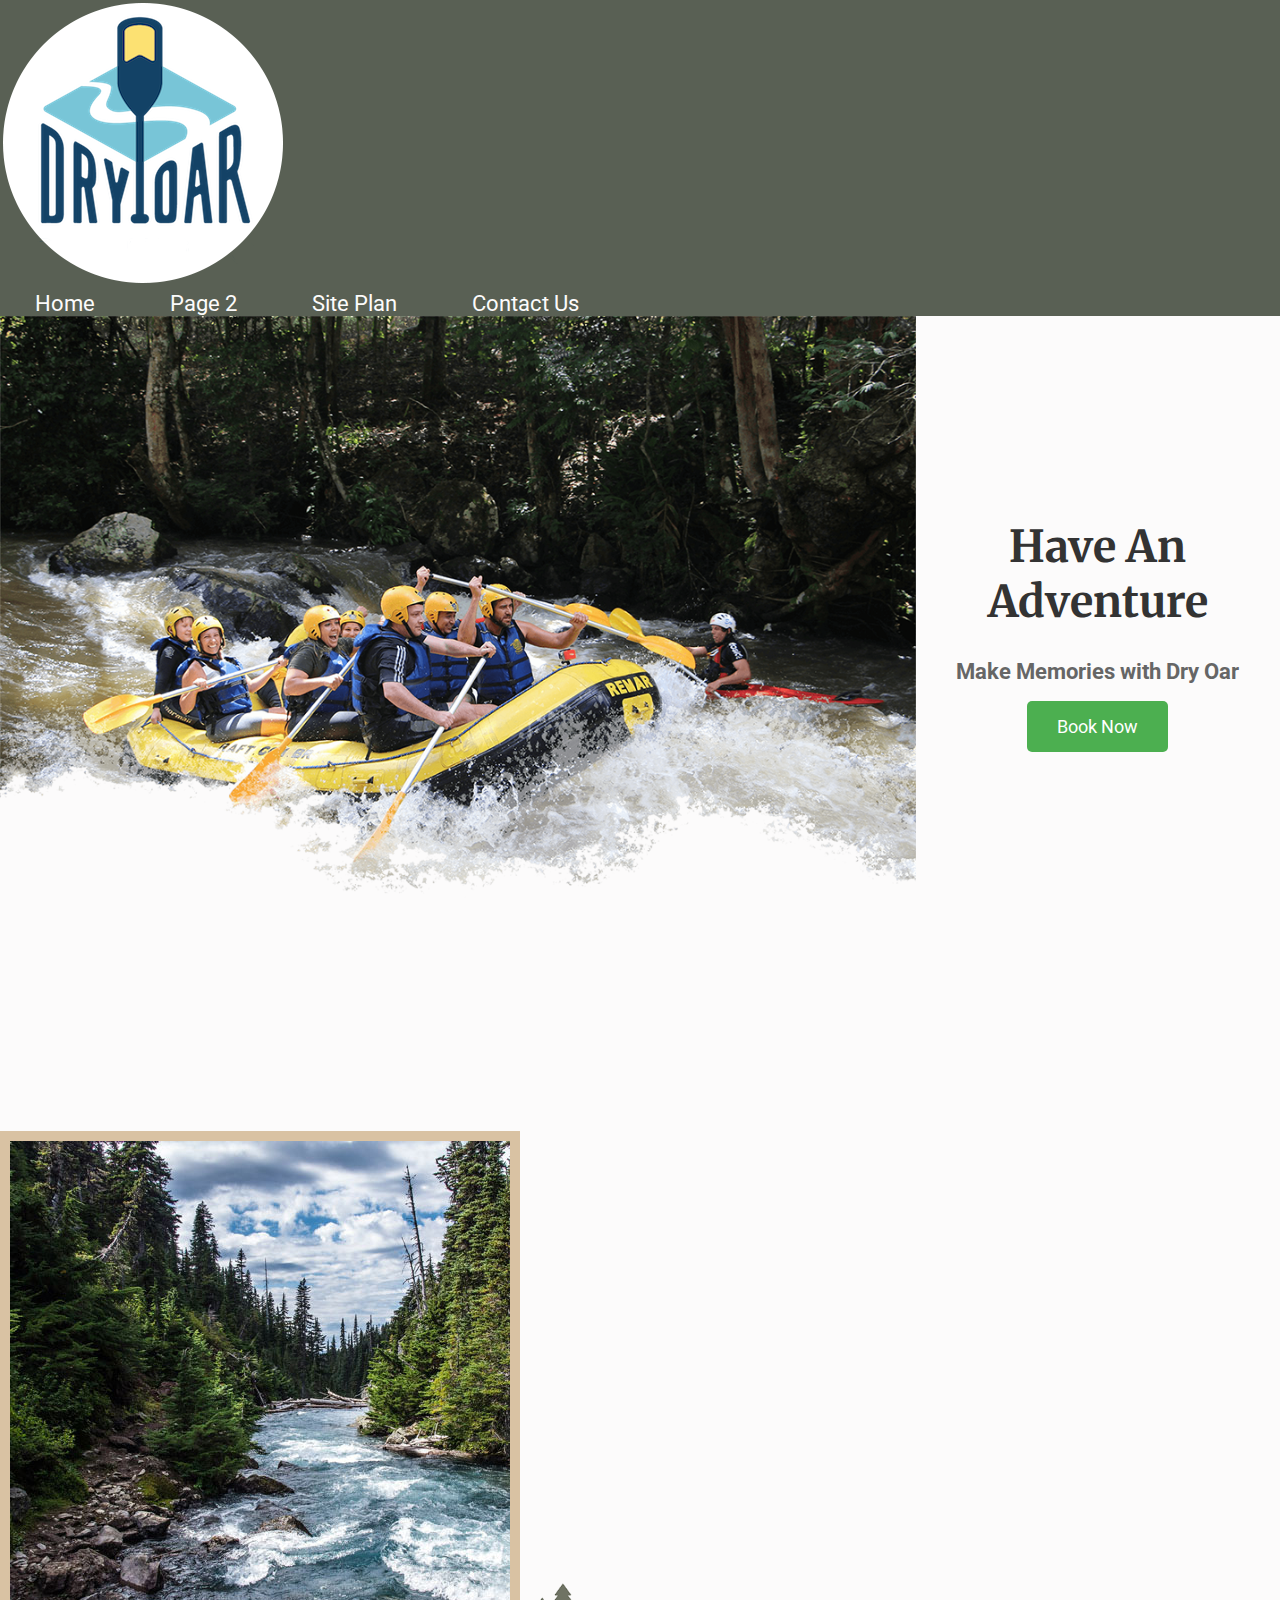
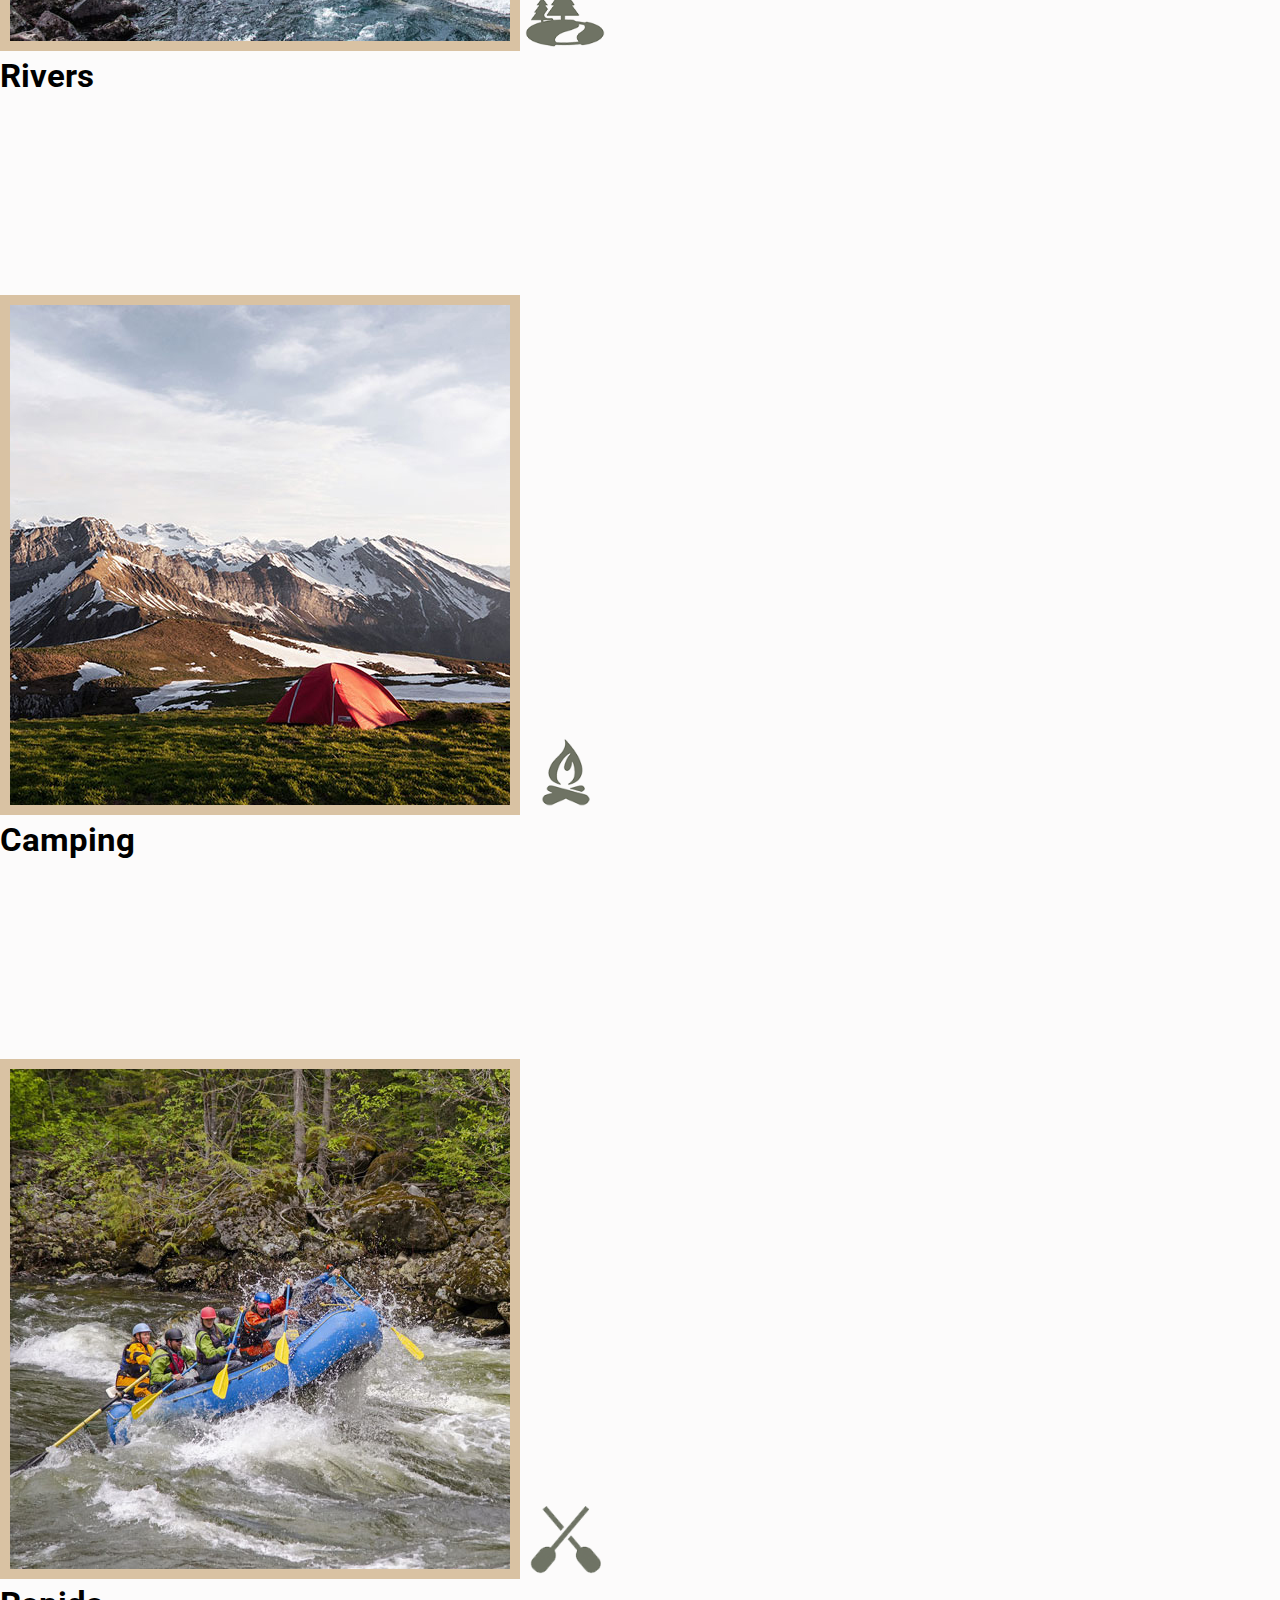
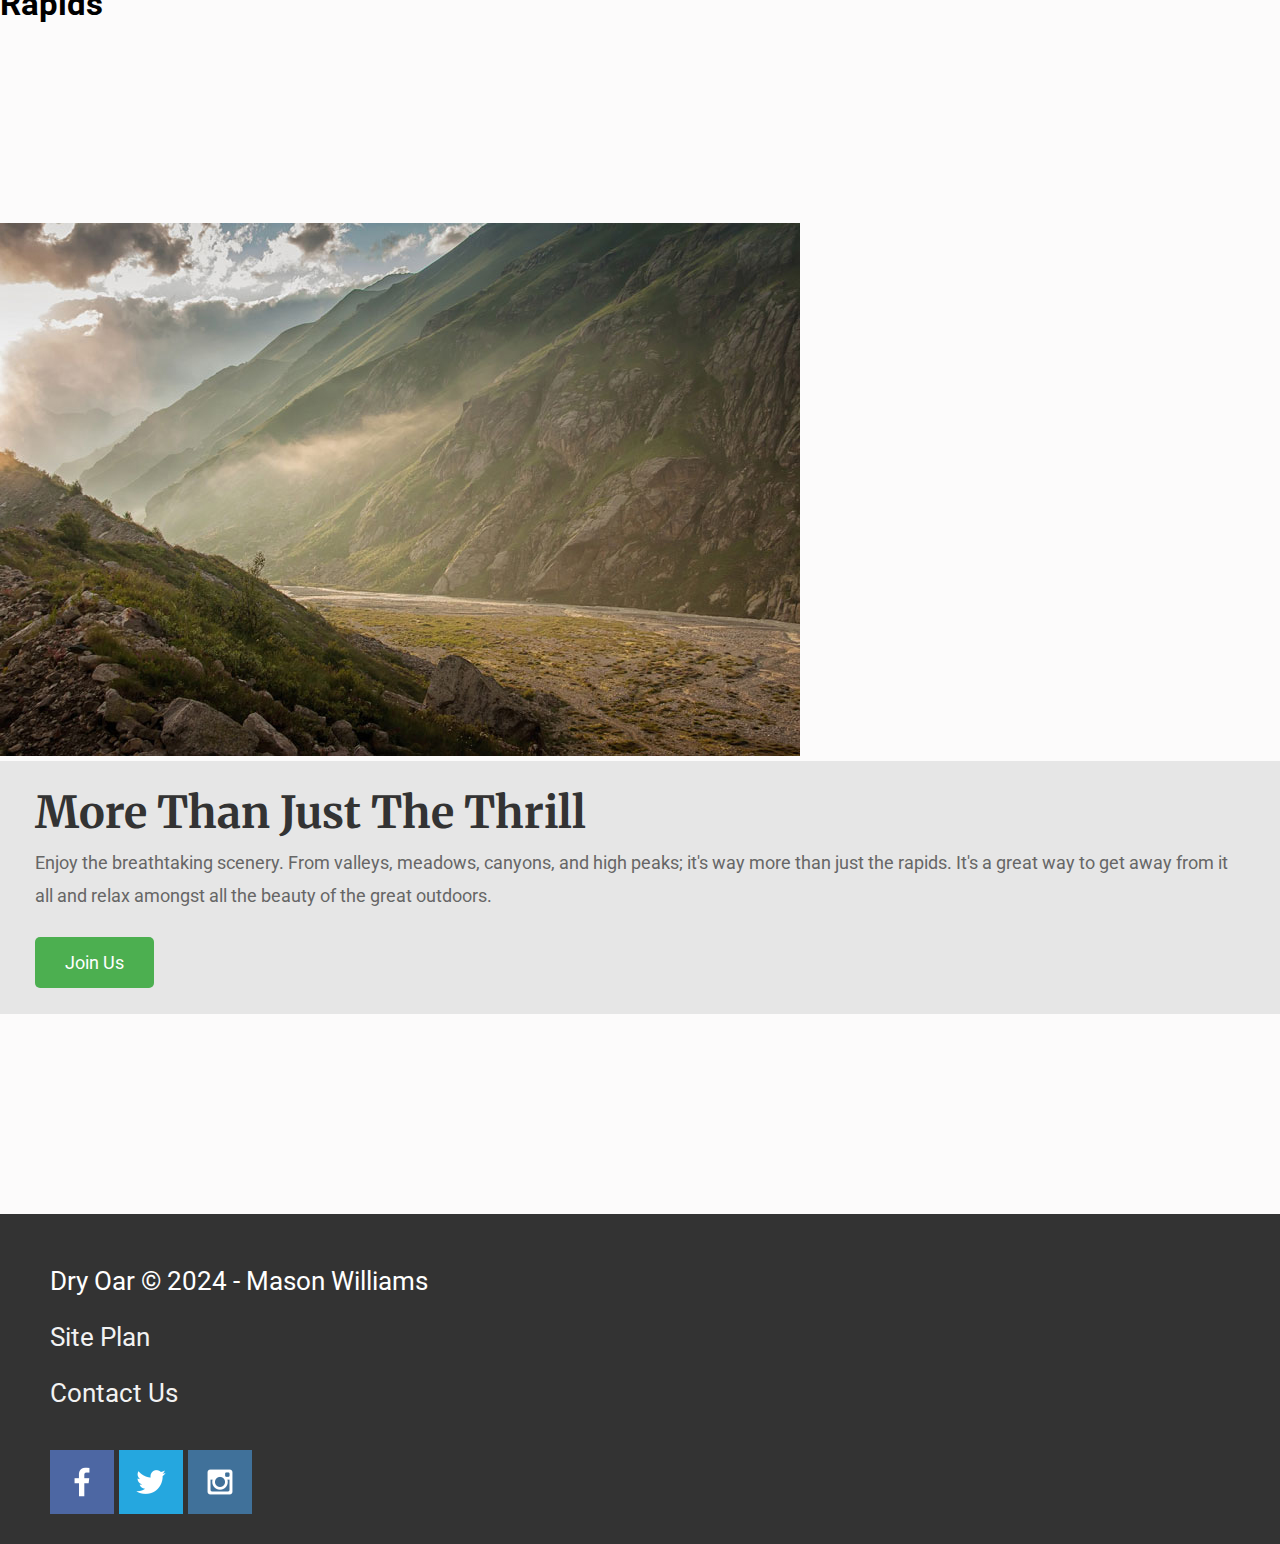
<file: wwr/index.html>
<!DOCTYPE html>
<html lang="en">
<head>
    <link rel="stylesheet" href="styles/style.css">
    <meta charset="UTF-8">
    <meta name="viewport" content="width=device-width, initial-scale=1.0">
    <title>Whitewater Rafting Vacations | Dry Oar Boating | Home</title>
</head>
<body>
    <header>
        <a id="logo_link" href="index.html">
            <img class="logo" src="images/logo.png" alt="Dry Oar Logo">
        </a>
        <nav>
            <a href="index.html">Home</a>
            <a href="#">Page 2</a>
            <a href="site-plan-rafting.html">Site Plan</a>
            <a href="contactus.html">Contact Us</a>
        </nav>
    </header>

    <div id="content">

        <div id="hero">
            <div id="hero-box">
                <img id="hero-img" src="images/hero.png" alt="People enjoying white water rafting">
            </div>
            <section id="hero-msg">
                <h1 class="home-title">Have An Adventure</h1>
                <h4>Make Memories with Dry Oar </h4>
                <div class="button-box">
                    <a class="book" href="contactus.html">Book Now</a>
                </div>
            </section>
        </div>

        <main class="home-grid">
            <section class="rivers-card">
                <img class="card-img" src="images/rivers.jpg" alt="river in forest">
                <img class="icon" src="images/river_icon.png" alt="river icon">
                <h2>Rivers</h2>
            </section>
            <section class="camping-card">
                <img class="card-img" src="images/camping.jpg" alt="tent in mountains">
                <img class="icon" src="images/fire_icon.png" alt="fire icon">
                <h2>Camping</h2>
            </section>
            <section class="rapids-card">
                <img class="card-img" src="images/rapids.jpg" alt="rafting boat">
                <img class="icon" src="images/oars.png" alt="oars icon">
                <h2>Rapids</h2>
            </section>
            <img class="mountains" src="images/mountains.jpg" alt="Misty mountains">
            <section class="msg">
                <h2>More Than Just The Thrill</h2>
                <p>Enjoy the breathtaking scenery. From valleys, meadows, canyons, and high peaks; it's way more than just the rapids. It's a great way to get away from it all and relax amongst all the beauty of the great outdoors.</p>
                <a class="join" href="rivers.html">Join Us</a>
            </section>
        </main>

        <footer>
            <p>Dry Oar &copy; 2024 - Mason Williams</p>
            <p><a href="site-plan-rafting.html">Site Plan</a></p>
            <p><a href="contactus.html">Contact Us</a></p>
            <div class="social">
                <a href="https://facebook.com">
                    <img src="images/facebook.png" alt="Facebook logo">
                </a>
                <a href="https://twitter.com">
                    <img src="images/twitter.png" alt="Twitter logo">
                </a>
                <a href="https://instagram.com">
                    <img src="images/instagram.png" alt="Instagram logo">
                </a>
            </div>
        </footer>
    </div>
</body>
</html>
</file>
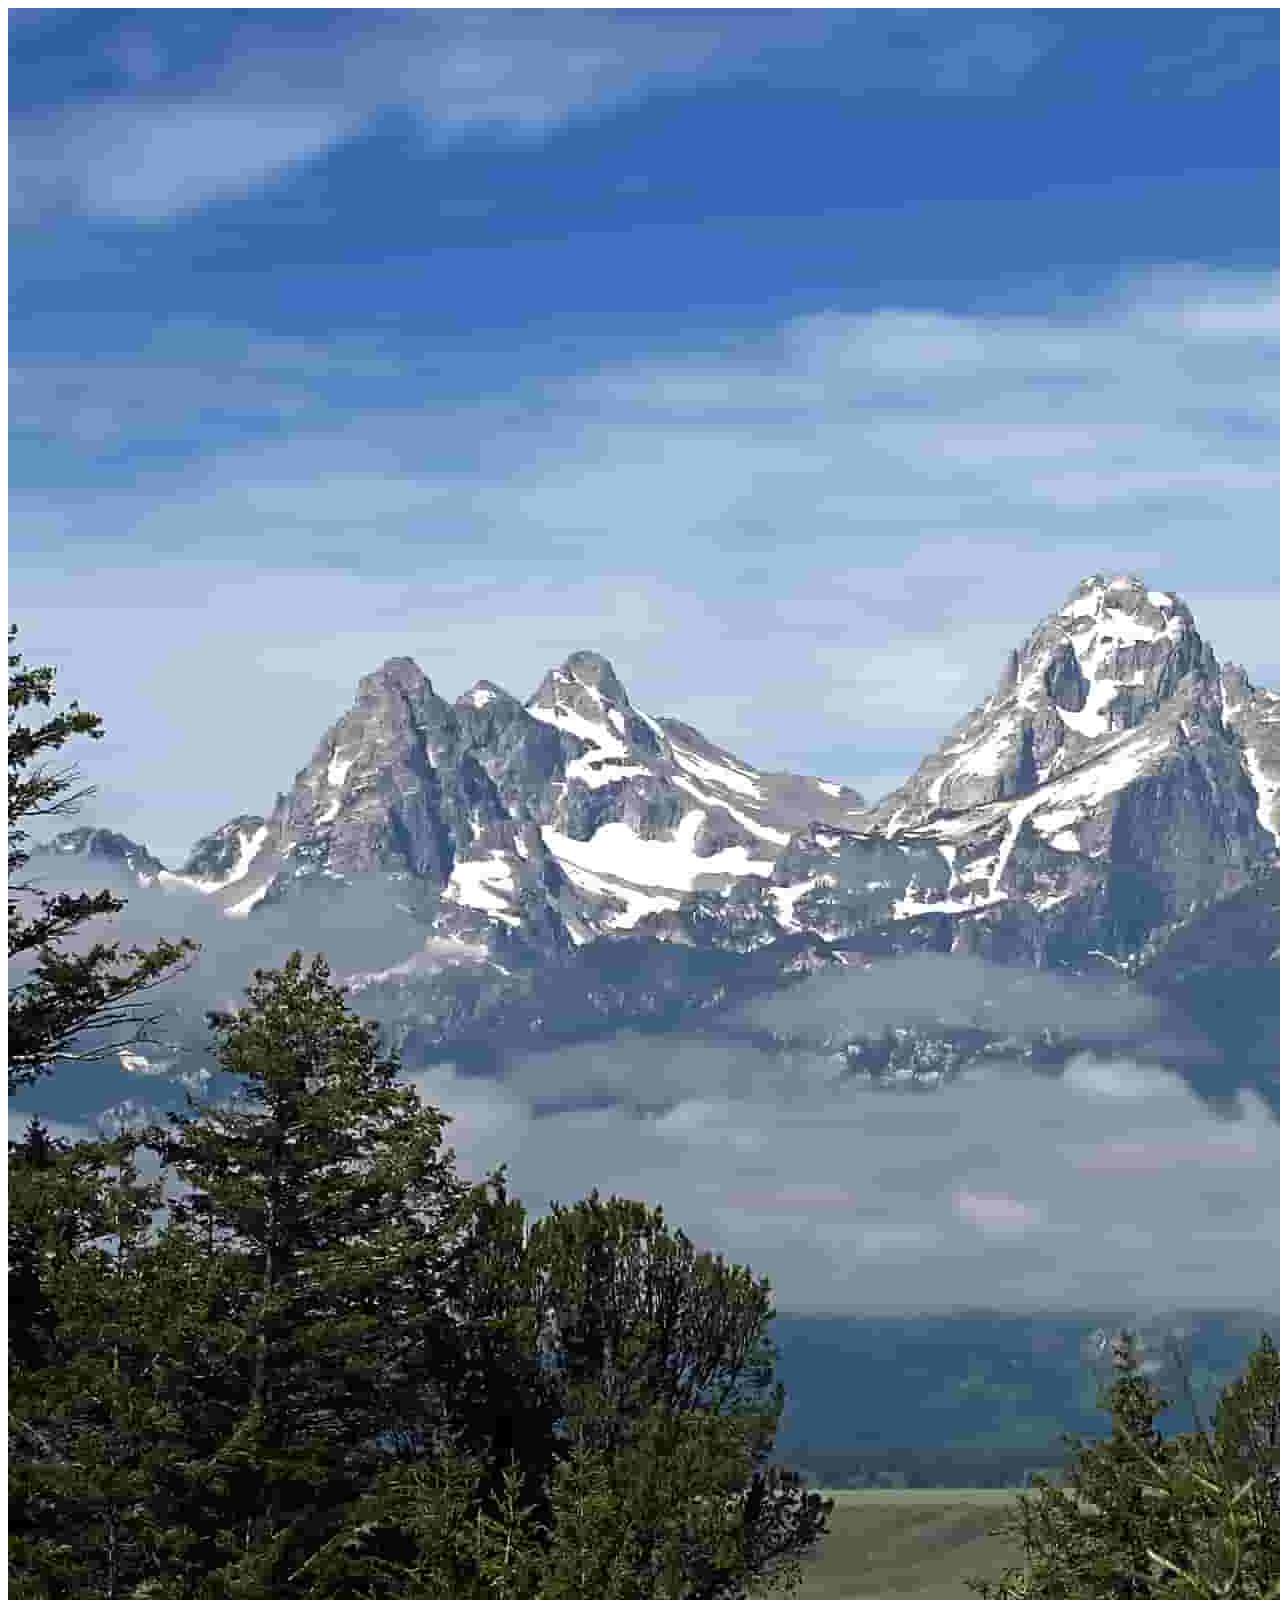
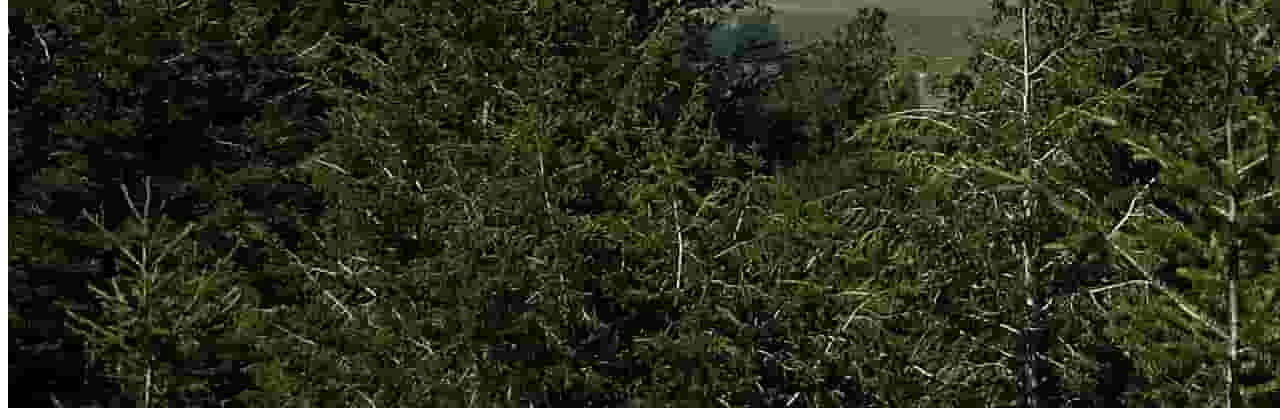
<file: mountains.html>
<!DOCTYPE html>
<html lang="en">
<head>
    <meta charset="UTF-8">
    <meta name="viewport" content="width=device-width, initial-scale=1.0">
    <title>Mountain Image</title>
</head>
<body>
    <img src="w08_teton_mountains-min.jpg" alt="Teton Mountains">
</body>
</html>
</file>
<file: wwr/styles/style.css>
@import url('https://fonts.googleapis.com/css2?family=Roboto:wght@400;700&family=Merriweather:wght@700&display=swap');

body {
    background-color: #fcfbfb;
    font-family: 'Roboto', Arial, sans-serif;
    font-size: 22px;
    margin: 0;
    padding: 0;
}

h2 {
    margin: 0;
}

.home-title, .msg h2 {
    font-family: 'Merriweather', Georgia, serif;
    font-size: 2em;
}

#content {
    max-width: 1600px;
    margin: 0 auto;
}

#hero {
    display: flex;
    justify-content: center;
    align-items: center;
    text-align: center;
}

#hero-img {
    width: 100%;
}

#hero-box {
    max-width: 100%;
}

#hero-msg h1,
#hero-msg h4 {
    text-align: center;
}

.button-box {
    text-align: center;
}

.book, .join {
    font-size: 18px;
    padding: 15px 30px;
    margin-top: 50px;
    border-radius: 5px;
}

.msg p {
    font-size: .8em;
    padding-bottom: 15px;
}

.msg {
    line-height: 1.5em;
    padding: 35px;
}

nav a {
    text-decoration: none;
    color: #fcfbfb;
    text-align: center;
    padding: 35px;
}

#logo_link {
    padding-top: 5px;
}

.icon {
    padding-top: 10px;
    width: 80px;
}

footer {
    padding: 25px 50px;
    margin-top: 200px;
}

footer .social img {
    padding-top: 15px;
}

.card-img {
    border: 10px solid #d9c2a3;
}

main section img {
    box-sizing: border-box;
}

.home-title {
    margin-top: 10px;
}

.rivers-card, .camping-card, .rapids-card {
    margin: 200px 0;
}

footer p {
    font-size: 1.2em;
}

footer p a:hover {
    text-decoration: underline;
}

#background {
    height: 725px;
}

#background {
    background-color: #f2f2f2;
}

body {
    background-color: #fcfbfb;
}

header {
    background-color: rgba(20, 30, 13, 0.7);
}

nav a:hover {
    background-color: black;
}

.book, .join {
    background-color: #4CAF50;
    color: white;
}

.book:hover, .join:hover {
    background-color: #45a049;
}

#background {
    background-color: #f2f2f2;
}

.msg {
    background-color: #e6e6e6;
    color: #333;
}

footer {
    background-color: #333;
    color: white;
}

footer a {
    color: #f2f2f2;
}

footer a:hover {
    color: #d9c2a3;
}

nav a {
    color: #fcfbfb;
}

nav a:hover {
    background-color: black;
    color: #d9c2a3;
}

.home-title {
    color: #333;
}

h4 {
    color: #666;
}

.book, .join {
    color: white;
}

.book:hover, .join:hover {
    color: white;
}

.msg h2 {
    color: #333;
}

.msg p {
    color: #666;
}

footer {
    color: white;
}

footer a {
    color: #f2f2f2;
}

footer a:hover {
    color: #d9c2a3;
}

.icon {
    width: 80px;
}

#hero-img {
    width: 100%;
}

nav a {
    text-decoration: none;
}

.book, .join {
    text-decoration: none;
}

footer a {
    text-decoration: none;
}

footer p a:hover {
    text-decoration: underline;
}

footer p {
    font-size: 1.2em;
}
</file>
